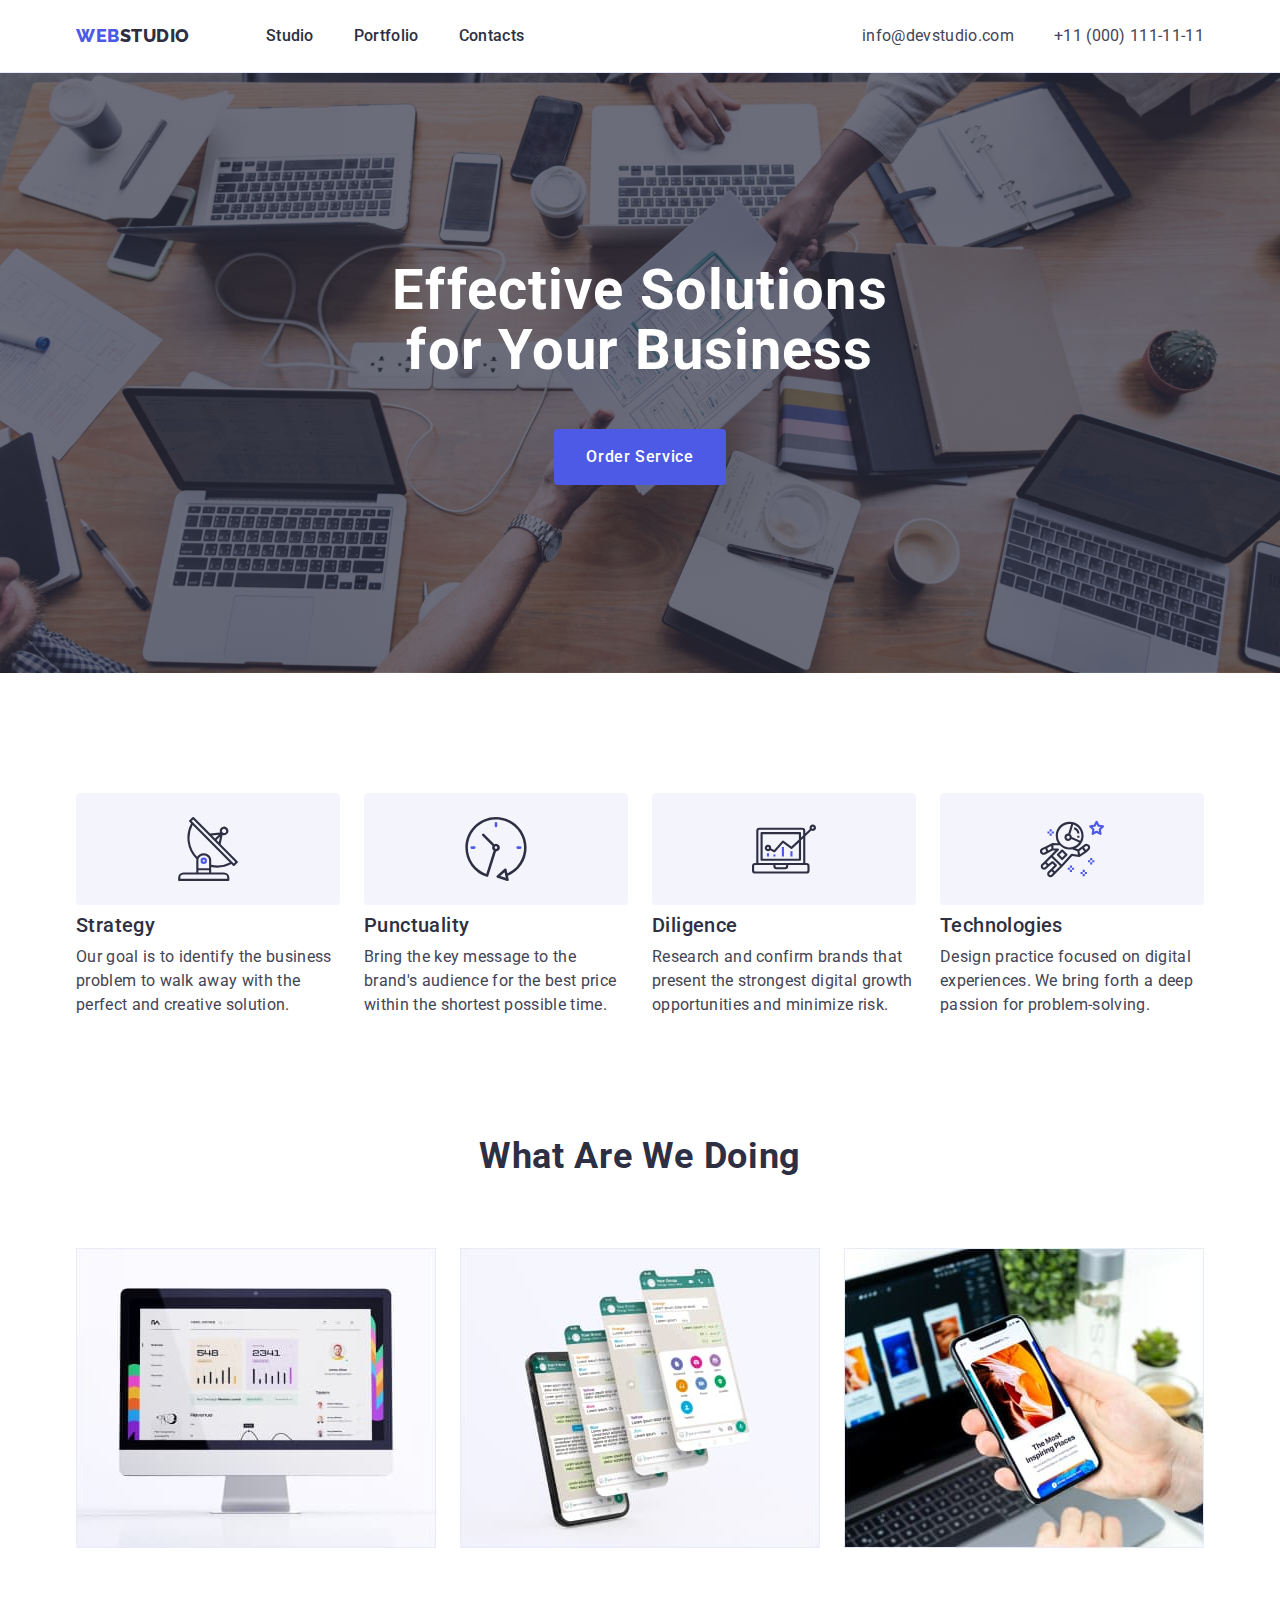
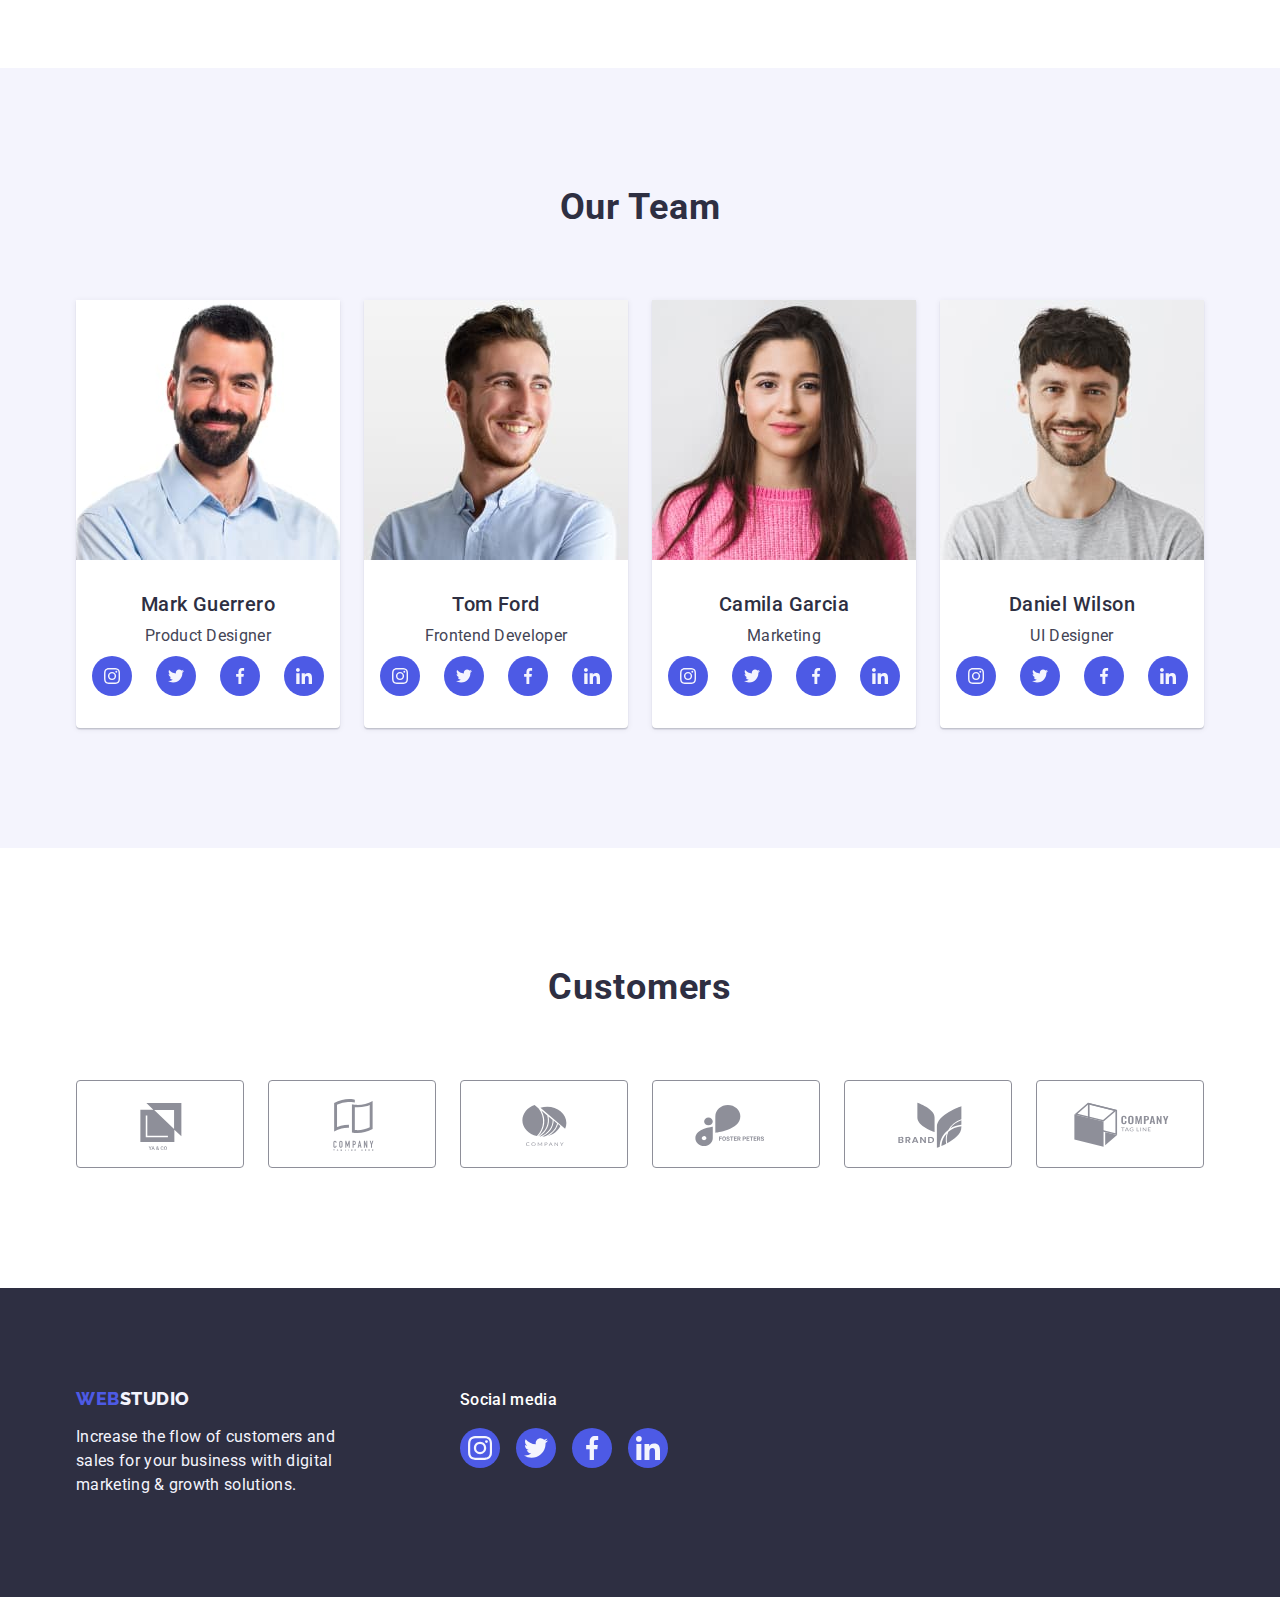
<file: index.html>
<!DOCTYPE html>
<html lang="en">

<head>
    <meta charset="UTF-8">
    <meta http-equiv="X-UA-Compatible" content="IE=edge">
    <meta name="viewport" content="width=device-width, initial-scale=1.0">
    <title>WebStudio</title>
    <link rel="preconnect" href="https://fonts.googleapis.com">
    <link rel="preconnect" href="https://fonts.gstatic.com" crossorigin>
    <link
        href="https://fonts.googleapis.com/css2?family=Raleway:wght@800&family=Roboto:wght@400;500;700;900&display=swap"
        rel="stylesheet">
    <link rel="stylesheet"
        href="https://cdnjs.cloudflare.com/ajax/libs/modern-normalize/1.1.0/modern-normalize.min.css">
    <link rel="stylesheet" href="./css/styles.css">
</head>

<body>

    <!-- HEADER -->

    <header class="header-page">
        <div class="container header-container">
            <nav class="nav-menu">
                <a class="logo link" href="./index.html">Web<span class="logo-light-theme">Studio</span></a>
                <ul class="menu list">
                    <li class="menu-item">
                        <a class="menu-link link" href="./index.html">Studio</a>
                    </li>
                    <li class="menu-item">
                        <a class="menu-link link" href="./portfolio.html">Portfolio</a>
                    </li>
                    <li class="menu-item">
                        <a class="menu-link link" href="">Contacts</a>
                    </li>
                </ul>
            </nav>
            <address class="address">
                <ul class="contact list">
                    <li class="contact-item">
                        <a class="contact-link link" href="mailto:info@devstudio.com">info@devstudio.com</a>
                    </li>
                    <li class="contact-item">
                        <a class="contact-link link" href="tel:+110001111111">+11 (000) 111-11-11</a>
                    </li>
                </ul>
            </address>
        </div>
    </header>

    <!-- MAIN -->

    <main class="main">

        <!-- Section HERO -->

        <section class="hero">
            <div class="container">
                <h1 class="main-title">Effective Solutions for Your Business</h1>
                <button class="modal-button" type="button">Order Service</button>
            </div>
        </section>

        <!-- Section FEATURES -->

        <section class="section features">
            <div class="container features-container">
                <h2 hidden class="section-title">Features</h2>
                <ul class="section-features list">
                    <li class="section-features-item">
                        <div class="icons">
                            <svg class="section-features-icon" width="64" height="64">
                                <use href="./images/icons.svg#icon-antenna"></use>
                            </svg>
                        </div>
                        <h3 class="section-subtitle">Strategy</h3>
                        <p class="section-text">Our goal is to identify the business
                            problem to walk away with the perfect and creative solution.</p>
                    </li>
                    <li class="section-features-item">
                        <div class="icons">
                            <svg class="section-features-icon" width="64" height="64">
                                <use href="./images/icons.svg#icon-clock"></use>
                            </svg>
                        </div>
                        <h3 class="section-subtitle">Punctuality</h3>
                        <p class="section-text">Bring the key message to the brand's audience for the best price within
                            the
                            shortest possible
                            time.</p>
                    </li>
                    <li class="section-features-item">
                        <div class="icons">
                            <svg class="section-features-icon" width="64" height="64">
                                <use href="./images/icons.svg#icon-diagram"></use>
                            </svg>
                        </div>
                        <h3 class="section-subtitle">Diligence</h3>
                        <p class="section-text">Research and confirm brands that present the strongest digital growth
                            opportunities and minimize
                            risk.</p>
                    </li>
                    <li class="section-features-item">
                        <div class="icons">
                            <svg class="section-features-icon" width="64" height="64">
                                <use href="./images/icons.svg#icon-astronaut"></use>
                            </svg>
                        </div>
                        <h3 class="section-subtitle">Technologies</h3>
                        <p class="section-text">Design practice focused on digital experiences. We bring forth a deep
                            passion for
                            problem-solving.</p>
                    </li>
                </ul>
            </div>
        </section>

        <!-- Section SERVICES -->

        <section class="section">
            <div class="container services-container">
                <h2 class="section-title">What are we doing</h2>
                <ul class="section-services list">
                    <li class="section-services-item">
                        <img class="services-image" src="./images/services/all_in_one.jpg" alt="all in one PC"
                            width="360" height="300">
                    </li>
                    <li class="section-services-item">
                        <img class="services-image" src="./images/services/phone.jpg" alt="phone" width="360"
                            height="300">
                    </li>
                    <li class="section-services-item">
                        <img class="services-image" src="./images/services/laptop.jpg" alt="laptop" width="360"
                            height="300">
                    </li>
                </ul>
            </div>
        </section>

        <!-- Section OUR-TEAM -->

        <section class="section team">
            <div class="container team-container">
                <h2 class="section-title">Our Team</h2>
                <ul class="section-team list">
                    <li class="section-team-item">
                        <img class="team-image" src="./images/our_team/mark_guerrero.jpg" alt="mark guerrero"
                            width="264" height="260">
                        <div class="card-content">
                            <h3 class="section-subtitle">Mark Guerrero</h3>
                            <p class="section-text">Product Designer</p>
                            <ul class="social-list list">
                                <li class="social-list-item">
                                    <a class="social-list-link" href="">
                                        <svg class="social-list-icon" width="16" height="16">
                                            <use href="./images/icons.svg#icon-instagram"></use>
                                        </svg>
                                    </a>
                                </li>
                                <li class="social-list-item">
                                    <a class="social-list-link" href="">
                                        <svg class="social-list-icon" width="16" height="16">
                                            <use href="./images/icons.svg#icon-twitter"></use>
                                        </svg>
                                    </a>
                                </li>
                                <li class="social-list-item">
                                    <a class="social-list-link" href="">
                                        <svg class="social-list-icon" width="16" height="16">
                                            <use href="./images/icons.svg#icon-facebook"></use>
                                        </svg>
                                    </a>
                                </li>
                                <li class="social-list-item">
                                    <a class="social-list-link" href="">
                                        <svg class="social-list-icon" width="16" height="16">
                                            <use href="./images/icons.svg#icon-linkedin"></use>
                                        </svg>
                                    </a>
                                </li>
                            </ul>
                        </div>
                    </li>
                    <li class="section-team-item">
                        <img class="team-image" src="./images/our_team/tom_ford.jpg" alt="tom ford" width="264"
                            height="260">
                        <div class="card-content">
                            <h3 class="section-subtitle">Tom Ford</h3>
                            <p class="section-text">Frontend Developer</p>
                            <ul class="social-list list">
                                <li class="social-list-item">
                                    <a class="social-list-link" href="">
                                        <svg class="social-list-icon" width="16" height="16">
                                            <use href="./images/icons.svg#icon-instagram"></use>
                                        </svg>
                                    </a>
                                </li>
                                <li class="social-list-item">
                                    <a class="social-list-link" href="">
                                        <svg class="social-list-icon" width="16" height="16">
                                            <use href="./images/icons.svg#icon-twitter"></use>
                                        </svg>
                                    </a>
                                </li>
                                <li class="social-list-item">
                                    <a class="social-list-link" href="">
                                        <svg class="social-list-icon" width="16" height="16">
                                            <use href="./images/icons.svg#icon-facebook"></use>
                                        </svg>
                                    </a>
                                </li>
                                <li class="social-list-item">
                                    <a class="social-list-link" href="">
                                        <svg class="social-list-icon" width="16" height="16">
                                            <use href="./images/icons.svg#icon-linkedin"></use>
                                        </svg>
                                    </a>
                                </li>
                            </ul>
                        </div>
                    </li>
                    <li class="section-team-item">
                        <img class="team-image" src="./images/our_team/camila_garcia.jpg" alt="camila garcia"
                            width="264" height="260">
                        <div class="card-content">
                            <h3 class="section-subtitle">Camila Garcia</h3>
                            <p class="section-text">Marketing</p>
                            <ul class="social-list list">
                                <li class="social-list-item">
                                    <a class="social-list-link" href="">
                                        <svg class="social-list-icon" width="16" height="16">
                                            <use href="./images/icons.svg#icon-instagram"></use>
                                        </svg>
                                    </a>
                                </li>
                                <li class="social-list-item">
                                    <a class="social-list-link" href="">
                                        <svg class="social-list-icon" width="16" height="16">
                                            <use href="./images/icons.svg#icon-twitter"></use>
                                        </svg>
                                    </a>
                                </li>
                                <li class="social-list-item">
                                    <a class="social-list-link" href="">
                                        <svg class="social-list-icon" width="16" height="16">
                                            <use href="./images/icons.svg#icon-facebook"></use>
                                        </svg>
                                    </a>
                                </li>
                                <li class="social-list-item">
                                    <a class="social-list-link" href="">
                                        <svg class="social-list-icon" width="16" height="16">
                                            <use href="./images/icons.svg#icon-linkedin"></use>
                                        </svg>
                                    </a>
                                </li>
                            </ul>
                        </div>
                    </li>
                    <li class="section-team-item">
                        <img class="team-image" src="./images/our_team/daniel_wilson.jpg" alt="daniel wilson"
                            width="264" height="260">
                        <div class="card-content">
                            <h3 class="section-subtitle">Daniel Wilson</h3>
                            <p class="section-text">UI Designer</p>
                            <ul class="social-list list">
                                <li class="social-list-item">
                                    <a class="social-list-link" href="">
                                        <svg class="social-list-icon" width="16" height="16">
                                            <use href="./images/icons.svg#icon-instagram"></use>
                                        </svg>
                                    </a>
                                </li>
                                <li class="social-list-item">
                                    <a class="social-list-link" href="">
                                        <svg class="social-list-icon" width="16" height="16">
                                            <use href="./images/icons.svg#icon-twitter"></use>
                                        </svg>
                                    </a>
                                </li>
                                <li class="social-list-item">
                                    <a class="social-list-link" href="">
                                        <svg class="social-list-icon" width="16" height="16">
                                            <use href="./images/icons.svg#icon-facebook"></use>
                                        </svg>
                                    </a>
                                </li>
                                <li class="social-list-item">
                                    <a class="social-list-link" href="">
                                        <svg class="social-list-icon" width="16" height="16">
                                            <use href="./images/icons.svg#icon-linkedin"></use>
                                        </svg>
                                    </a>
                                </li>
                            </ul>
                        </div>
                    </li>
                </ul>
            </div>
        </section>

        <!-- CUSTOMERS -->

        <section class="section customers">
            <div class="container customers-container">
                <h2 class="section-title">Customers</h2>
                <ul class="company-list list">
                    <li class="company-list-item">
                        <a class="company-list-link" href="">
                            <svg class="company-list-icon" width="104" height="56">
                                <use href="./images/icons.svg#icon-Logo-1"></use>
                            </svg>
                        </a>
                    </li>
                    <li class="company-list-item">
                        <a class="company-list-link" href="">
                            <svg class="company-list-icon" width="104" height="56">
                                <use href="./images/icons.svg#icon-Logo-2"></use>
                            </svg>
                        </a>
                    </li>
                    <li class="company-list-item">
                        <a class="company-list-link" href="">
                            <svg class="company-list-icon" width="104" height="56">
                                <use href="./images/icons.svg#icon-Logo-3"></use>
                            </svg>
                        </a>
                    </li>
                    <li class="company-list-item">
                        <a class="company-list-link" href="">
                            <svg class="company-list-icon" width="104" height="56">
                                <use href="./images/icons.svg#icon-Logo-4"></use>
                            </svg>
                        </a>
                    </li>
                    <li class="company-list-item">
                        <a class="company-list-link" href="">
                            <svg class="company-list-icon" width="104" height="56">
                                <use href="./images/icons.svg#icon-Logo-5"></use>
                            </svg>
                        </a>
                    </li>
                    <li class="company-list-item">
                        <a class="company-list-link" href="">
                            <svg class="company-list-icon" width="104" height="56">
                                <use href="./images/icons.svg#icon-Logo-6"></use>
                            </svg>
                        </a>
                    </li>
                </ul>
            </div>
        </section>

    </main>

    <!-- FOOTER -->

    <footer class="footer">
        <div class="container footer-container">
            <div class="webstudio-container">
                <a class="logo link" href="./index.html">Web<span class="logo-dark-theme">Studio</span></a>
                <p class="footer-text">Increase the flow of customers and sales for your business with digital marketing
                    &
                    growth solutions.
                </p>
            </div>
            <div class="media-container">
                <p class="media-text">Social media</p>
                <ul class="media-list list">
                    <li class="media-list-item">
                        <a class="media-list-link" href="">
                            <svg class="media-list-icon" width="24" height="24">
                                <use href="./images/icons.svg#icon-instagram"></use>
                            </svg>
                        </a>
                    </li>
                    <li class="media-list-item">
                        <a class="media-list-link" href="">
                            <svg class="media-list-icon" width="24" height="24">
                                <use href="./images/icons.svg#icon-twitter"></use>
                            </svg>
                        </a>
                    </li>
                    <li class="media-list-item">
                        <a class="media-list-link" href="">
                            <svg class="media-list-icon" width="24" height="24">
                                <use href="./images/icons.svg#icon-facebook"></use>
                            </svg>
                        </a>
                    </li>
                    <li class="media-list-item">
                        <a class="media-list-link" href="">
                            <svg class="media-list-icon" width="24" height="24">
                                <use href="./images/icons.svg#icon-linkedin"></use>
                            </svg>
                        </a>
                    </li>
                </ul>
            </div>
        </div>

    </footer>

</body>

</html>
</file>
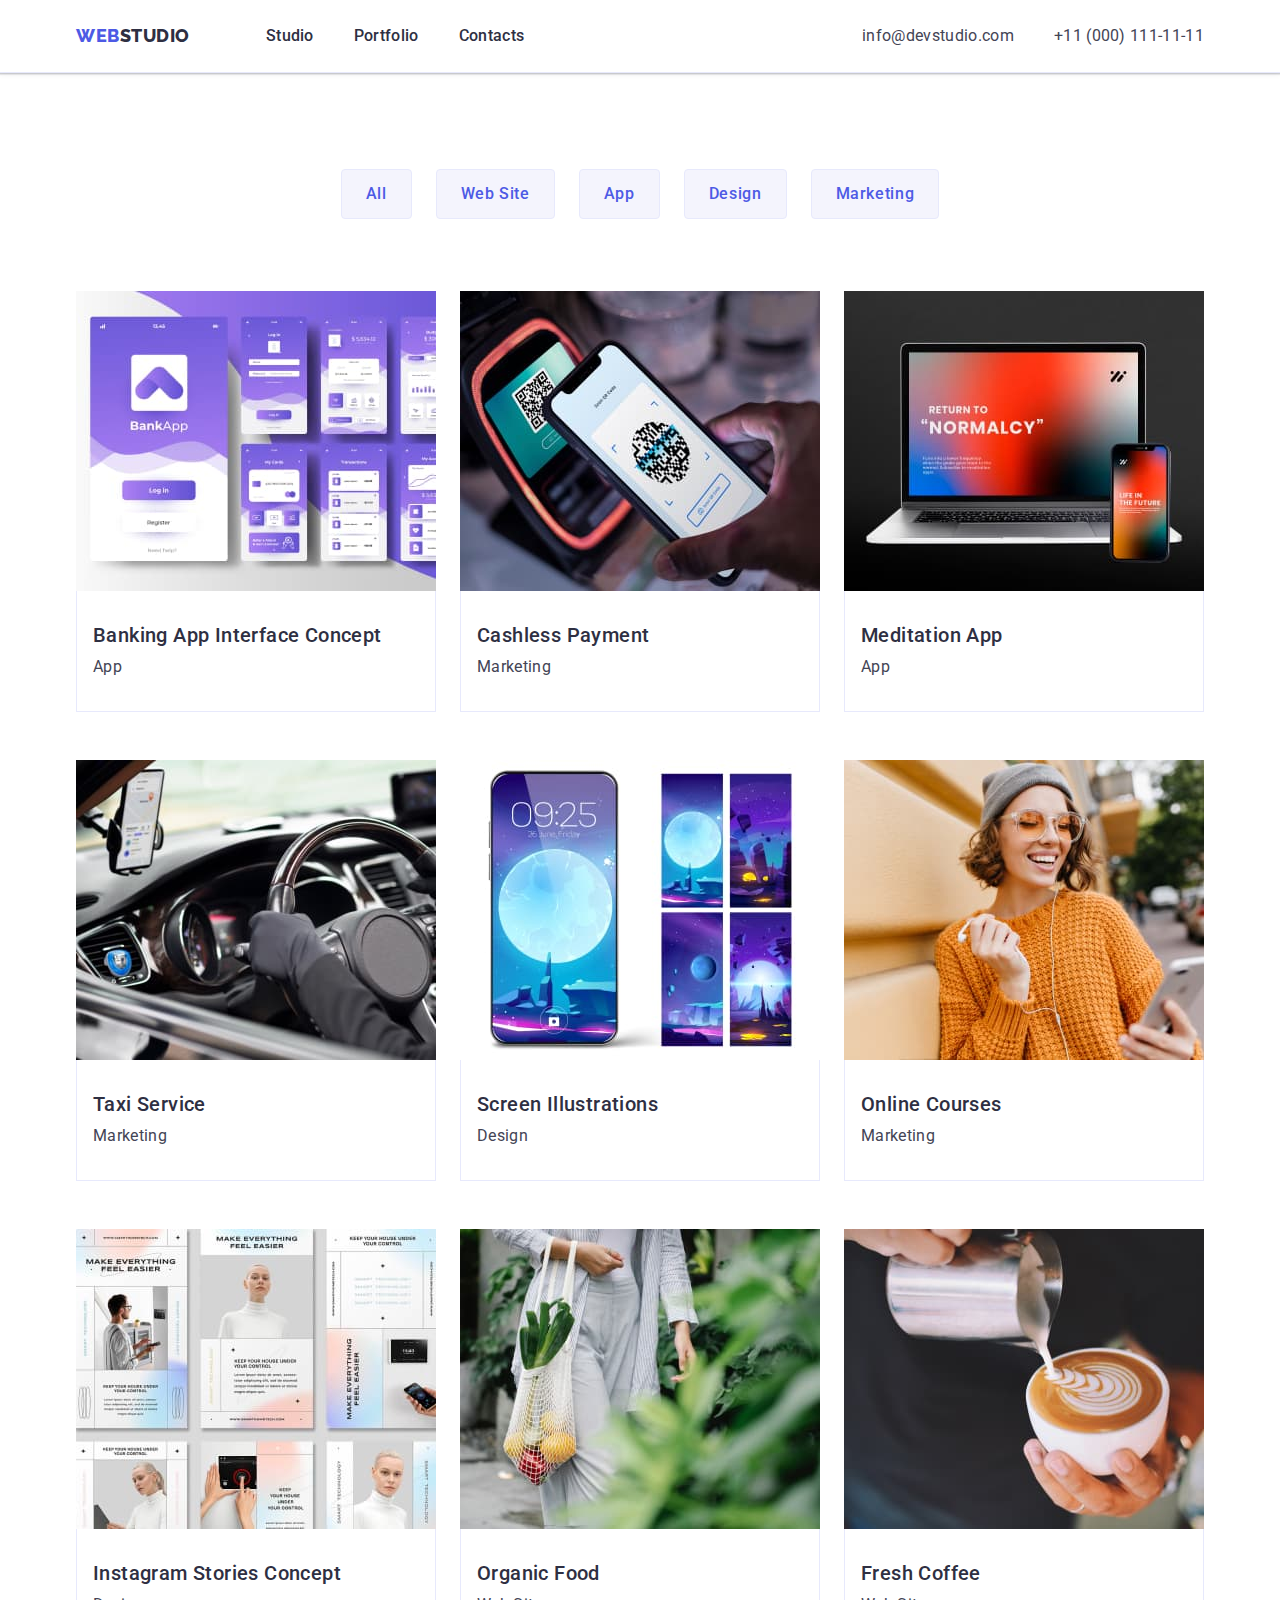
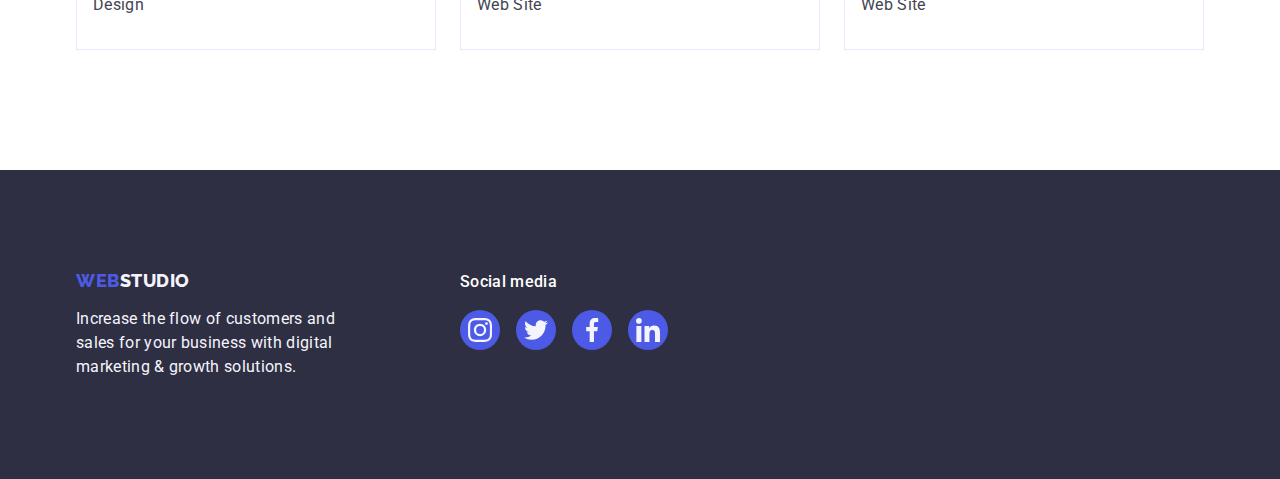
<file: portfolio.html>
<!DOCTYPE html>
<html lang="en">

<head>
    <meta charset="UTF-8">
    <meta http-equiv="X-UA-Compatible" content="IE=edge">
    <meta name="viewport" content="width=device-width, initial-scale=1.0">
    <title>Portfolio</title>
    <link rel="preconnect" href="https://fonts.googleapis.com">
    <link rel="preconnect" href="https://fonts.gstatic.com" crossorigin>
    <link
        href="https://fonts.googleapis.com/css2?family=Raleway:wght@800&family=Roboto:wght@400;500;700;900&display=swap"
        rel="stylesheet">
    <link rel="stylesheet"
        href="https://cdnjs.cloudflare.com/ajax/libs/modern-normalize/1.1.0/modern-normalize.min.css">
    <link rel="stylesheet" href="./css/styles.css">
</head>

<body>

    <!-- HEADER -->

    <header class="header-page">
        <div class="container header-container">
            <nav class="nav-menu">
                <a class="logo link" href="./index.html">Web<span class="logo-light-theme">Studio</span></a>
                <ul class="menu list">
                    <li class="menu-item">
                        <a class="menu-link link" href="./index.html">Studio</a>
                    </li>
                    <li class="menu-item">
                        <a class="menu-link link" href="./portfolio.html">Portfolio</a>
                    </li>
                    <li class="menu-item">
                        <a class="menu-link link" href="">Contacts</a>
                    </li>
                </ul>
            </nav>
            <address class="address">
                <ul class="contact list">
                    <li class="contact-item">
                        <a class="contact-link link" href="mailto:info@devstudio.com">info@devstudio.com</a>
                    </li>
                    <li class="contact-item">
                        <a class="contact-link link" href="tel:+110001111111">+11 (000) 111-11-11</a>
                    </li>
                </ul>
            </address>
        </div>
    </header>

    <!-- MAIN -->

    <main class="main">

        <!-- PORTFOLIO -->

        <section class="portfolio">
            <div class="container">
                <h1 hidden>Portfolio</h1>

                <!-- FILTER -->

                <ul class="filter list">
                    <li class="filter-item">
                        <button class="filter-button" type="button">All</button>
                    </li>
                    <li class="filter-item">
                        <button class="filter-button" type="button">Web Site</button>
                    </li>
                    <li class="filter-item">
                        <button class="filter-button" type="button">App</button>
                    </li>
                    <li class="filter-item">
                        <button class="filter-button" type="button">Design</button>
                    </li>
                    <li class="filter-item">
                        <button class="filter-button" type="button">Marketing</button>
                    </li>
                </ul>

                <!-- COLLECTION -->

                <ul class="collection list">
                    <li class="collection-item">
                        <a class="collection-link link" href="">
                            <img class="collection-image" src="./images/collection/app_one.jpg" alt="banking app"
                                width="360" height="300">
                            <div class="card-info">
                                <h2 class="section-subtitle">Banking App Interface Concept</h2>
                                <p class="section-text">App</p>
                            </div>
                        </a>
                    </li>
                    <li class="collection-item">
                        <a class="collection-link link" href="">
                            <img class="collection-image" src="./images/collection/marketing_one.jpg"
                                alt="cashless payment" width="360" height="300">
                            <div class="card-info">
                                <h2 class="section-subtitle">Cashless Payment</h2>
                                <p class="section-text">Marketing</p>
                            </div>
                        </a>
                    </li>
                    <li class="collection-item">
                        <a class="collection-link link" href="">
                            <img class="collection-image" src="./images/collection/app_two.jpg" alt="meditation app"
                                width="360" height="300">
                            <div class="card-info">
                                <h2 class="section-subtitle">Meditation App</h2>
                                <p class="section-text">App</p>
                            </div>
                        </a>
                    </li>
                    <li class="collection-item">
                        <a class="collection-link link" href="">
                            <img class="collection-image" src="./images/collection/marketing_two.jpg" alt="taxi service"
                                width="360" height="300">
                            <div class="card-info">
                                <h2 class="section-subtitle">Taxi Service</h2>
                                <p class="section-text">Marketing</p>
                            </div>
                        </a>
                    </li>
                    <li class="collection-item">
                        <a class="collection-link link" href="">
                            <img class="collection-image" src="./images/collection/design_one.jpg"
                                alt="screen illustrations" width="360" height="300">
                            <div class="card-info">
                                <h2 class="section-subtitle">Screen Illustrations</h2>
                                <p class="section-text">Design</p>
                            </div>
                        </a>
                    </li>
                    <li class="collection-item">
                        <a class="collection-link link" href="">
                            <img class="collection-image" src="./images/collection/marketing_three.jpg"
                                alt="online courses" width="360" height="300">
                            <div class="card-info">
                                <h2 class="section-subtitle">Online Courses</h2>
                                <p class="section-text">Marketing</p>
                            </div>
                        </a>
                    </li>
                    <li class="collection-item">
                        <a class="collection-link link" href="">
                            <img class="collection-image" src="./images/collection/design_two.jpg"
                                alt="instagram stories" width="360" height="300">
                            <div class="card-info">
                                <h2 class="section-subtitle">Instagram Stories Concept</h2>
                                <p class="section-text">Design</p>
                            </div>
                        </a>
                    </li>
                    <li class="collection-item">
                        <a class="collection-link link" href="">
                            <img class="collection-image" src="./images/collection/website_one.jpg" alt="organic food"
                                width="360" height="300">
                            <div class="card-info">
                                <h2 class="section-subtitle">Organic Food</h2>
                                <p class="section-text">Web Site</p>
                            </div>
                        </a>
                    </li>
                    <li class="collection-item">
                        <a class="collection-link link" href="">
                            <img class="collection-image" src="./images/collection/website_two.jpg" alt="fresh coffee"
                                width="360" height="300">
                            <div class="card-info">
                                <h2 class="section-subtitle">Fresh Coffee</h2>
                                <p class="section-text">Web Site</p>
                            </div>
                        </a>
                    </li>
                </ul>
            </div>
        </section>
    </main>

    <!-- FOOTER -->

    <footer class="footer">
        <div class="container footer-container">
            <div class="webstudio-container">
                <a class="logo link" href="./index.html">Web<span class="logo-dark-theme">Studio</span></a>
                <p class="footer-text">Increase the flow of customers and sales for your business with digital marketing
                    &
                    growth solutions.
                </p>
            </div>
            <div class="media-container">
                <p class="media-text">Social media</p>
                <ul class="media-list list">
                    <li class="media-list-item">
                        <a class="media-list-link" href="">
                            <svg class="media-list-icon" width="24" height="24">
                                <use href="./images/icons.svg#icon-instagram"></use>
                            </svg>
                        </a>
                    </li>
                    <li class="media-list-item">
                        <a class="media-list-link" href="">
                            <svg class="media-list-icon" width="24" height="24">
                                <use href="./images/icons.svg#icon-twitter"></use>
                            </svg>
                        </a>
                    </li>
                    <li class="media-list-item">
                        <a class="media-list-link" href="">
                            <svg class="media-list-icon" width="24" height="24">
                                <use href="./images/icons.svg#icon-facebook"></use>
                            </svg>
                        </a>
                    </li>
                    <li class="media-list-item">
                        <a class="media-list-link" href="">
                            <svg class="media-list-icon" width="24" height="24">
                                <use href="./images/icons.svg#icon-linkedin"></use>
                            </svg>
                        </a>
                    </li>
                </ul>
            </div>
        </div>

    </footer>

</body>

</html>
</file>
<file: css/styles.css>
/* html {
  box-sizing: border-box;
}

*,
*::before,
*::after {
  box-sizing: inherit;
} */

:root {
  --primary-font: "Roboto", sans-serif;
  --secondary-font: "Raleway", sans-serif;
  --primary-text-color: #434455;
  --secondary-text-color: #2e2f42;
  --primary-bg-color: #ffffff;
  --secondary-bg-color: #2e2f42;
  --primary-accent-color: #404bbf;
  --secondary-accent-color: #ffffff;
  --default-accent-color: #8e8f99;
  --default-icons-color: #f4f4fd;
}

body {
  font-family: var(--primary-font);
  letter-spacing: 0.02em;
  color: var(--primary-text-color);
  background-color: var(--primary-bg-color);
}
h1,
h2,
h3,
h4,
h5,
h6,
p {
  margin-top: 0;
  margin-bottom: 0;
}

ul,
ol {
  margin-top: 0;
  margin-bottom: 0;
  padding-left: 0;
}

img {
  display: block;
}

.list {
  list-style: none;
}
.link {
  text-decoration: none;
}

.container {
  width: 1158px;
  margin-left: auto;
  margin-right: auto;
  padding-left: 15px;
  padding-right: 15px;
}

/* ======================================================================================================
==============================================    HEADER      ===========================================
====================================================================================================== */

.header-container {
  display: flex;
  align-items: center;
}

.header-page {
  max-width: 1440px;
  margin-left: auto;
  margin-right: auto;
  border-bottom: 1px solid #e7e9fc;
  box-shadow: 0px 2px 1px rgba(46, 47, 66, 0.08),
    0px 1px 1px rgba(46, 47, 66, 0.16), 0px 1px 6px rgba(46, 47, 66, 0.08);
}

.menu-link {
  display: inline-block;
  padding-top: 24px;
  padding-bottom: 24px;
}

/* =========================================================
=======================    LOGO    =========================
========================================================= */

.logo {
  margin-right: 76px;

  font-family: var(--secondary-font);
  font-weight: 800;
  font-size: 18px;
  line-height: 1.17;

  letter-spacing: 0.03em;
  text-transform: uppercase;

  color: #4d5ae5;
}

.logo-light-theme {
  color: var(--secondary-text-color);
}
.logo-dark-theme {
  color: #f4f4fd;
}

/* =========================================================
=================    NAVIGATION LIST    ====================
========================================================= */

.nav-menu {
  display: flex;
  align-items: center;
}

.menu {
  display: flex;
  align-items: center;
}

.menu-item:not(:last-child) {
  margin-right: 40px;
}

.menu .link {
  font-weight: 500;
  font-size: 16px;
  line-height: 1.5;

  color: var(--secondary-text-color);
}

.menu .link:hover,
.menu .link:focus {
  color: var(--primary-accent-color);
}

/* =========================================================
====================    CONTACT LIST    ====================
========================================================= */

.address {
  font-style: normal;
  margin-left: auto;
}

.contact {
  display: flex;
  align-items: center;
}

.contact-item:not(:last-child) {
  margin-right: 40px;
}

.contact .link {
  font-size: 16px;
  line-height: 1.5;

  color: var(--primary-text-color);
}

.contact .link:hover,
.contact .link:focus {
  color: var(--primary-accent-color);
}

/* ======================================================================================================
==============================================    HERO      =============================================
====================================================================================================== */

.hero {
  background-image: linear-gradient(
      rgba(46, 47, 66, 0.7),
      rgba(46, 47, 66, 0.7)
    ),
    url(../images/hero/img-name.jpg);
  background-color: rgba(46, 47, 66, 0.7);
  background-repeat: no-repeat;
  background-position: center;
  background-size: cover;
  max-width: 1440px;
  margin-left: auto;
  margin-right: auto;
  padding-top: 188px;
  padding-bottom: 188px;
}

.main-title {
  display: block;
  max-width: 496px;
  margin-left: auto;
  margin-right: auto;
  padding-bottom: 48px;

  font-weight: 700;
  font-size: 56px;
  line-height: 1.07;

  letter-spacing: 0.02em;
  text-align: center;

  color: #ffffff;
}

.modal-button {
  min-width: 169px;
  display: block;
  margin-left: auto;
  margin-right: auto;
  padding-left: 32px;
  padding-right: 32px;
  padding-top: 16px;
  padding-bottom: 16px;
  border: 0;
  border-radius: 4px;

  font-family: inherit;
  font-weight: 500;
  font-size: 16px;
  line-height: 1.5;

  letter-spacing: 0.04em;

  color: #ffffff;
  background-color: #4d5ae5;
  cursor: pointer;
}
.modal-button:hover,
.modal-button:focus {
  background-color: var(--primary-accent-color);
}

/* ======================================================================================================
========================================    OTHER SECTION      ==========================================
====================================================================================================== */

.section {
  max-width: 1440px;
  margin-left: auto;
  margin-right: auto;
  padding-bottom: 120px;
}
.section.features,
.section.team,
.section.customers {
  padding-top: 120px;
}

.services-container .section-title,
.team-container .section-title,
.customers-container .section-title {
  margin-bottom: 72px;
}

.section-features {
  display: flex;
  align-items: center;
}

.section-features > .section-features-item {
  flex-basis: calc((100% - 72px) / 4);
}
.section-features-item:not(:last-child) {
  margin-right: 24px;
}

.section-services {
  display: flex;
  align-items: center;
}

.section-services-item:not(:last-child) {
  margin-right: 24px;
}

.section-team {
  display: flex;
  align-items: center;
}

.section-team-item {
  box-shadow: 0px 1px 6px rgba(46, 47, 66, 0.08),
    0px 1px 1px rgba(46, 47, 66, 0.16), 0px 2px 1px rgba(46, 47, 66, 0.08);
  border-radius: 0px 0px 4px 4px;
}

.section-team-item:not(:last-child) {
  margin-right: 24px;
}

.card-content {
  padding-top: 32px;
  padding-bottom: 32px;
  /* padding-left: 16px;
  padding-right: 16px; */
  text-align: center;
}

.section-team .section-subtitle {
  margin-bottom: 8px;
}

.section-features .section-subtitle {
  margin-bottom: 8px;
}

/* =========================================================
====================    TITLE    ===========================
========================================================= */

.section-title {
  font-weight: 700;
  font-size: 36px;
  line-height: 1.1;

  letter-spacing: 0.02em;
  text-align: center;
  text-transform: capitalize;

  color: var(--secondary-text-color);
}

/* =========================================================
====================    SUBTITLE    ========================
========================================================= */

.section-features .section-subtitle,
.section-team .section-subtitle {
  font-weight: 500;
  font-size: 20px;
  line-height: 1.2;

  letter-spacing: 0.02em;
  color: var(--secondary-text-color);
}

.section-team-item {
  background-color: var(--primary-bg-color);
}

/* =========================================================
====================    TEXT    ============================
========================================================= */

.section-features .section-text,
.section-team .section-text {
  font-size: 16px;
  line-height: 1.5;
}

.section.team {
  background-color: #f4f4fd;
}

/* ======================================================================================================
========================================    FOOTER      =================================================
====================================================================================================== */

.footer {
  background-color: var(--secondary-bg-color);
  max-width: 1440px;
  margin-left: auto;
  margin-right: auto;
  padding-top: 100px;
  padding-bottom: 100px;
}

.footer-container .logo {
  display: inline-block;
  margin-bottom: 16px;
  margin-right: 0;
}

.footer-text {
  display: block;
  max-width: 264px;

  font-size: 16px;
  line-height: 1.5;

  color: #f4f4fd;
}

/* ======================================================================================================
========================================    PORTFOLIO      ==============================================
====================================================================================================== */

.filter .filter-button {
  font-family: inherit;
  font-weight: 500;
  font-size: 16px;
  line-height: 1.5;

  letter-spacing: 0.04em;

  color: #4d5ae5;
  background-color: #f4f4fd;
  cursor: pointer;
}

.filter .filter-button:hover,
.filter .filter-button:focus {
  color: var(--secondary-accent-color);
  background-color: var(--primary-accent-color);
  box-shadow: 0px 3px 1px rgba(0, 0, 0, 0.1), 0px 2px 1px rgba(0, 0, 0, 0.08),
    0px 2px 2px rgba(0, 0, 0, 0.12);
}

.collection .section-subtitle {
  font-weight: 500;
  font-size: 20px;
  line-height: 1.2;

  letter-spacing: 0.02em;
  color: var(--secondary-text-color);
}

.collection .section-text {
  font-size: 16px;
  line-height: 1.5;

  color: var(--primary-text-color);
}

/* FLEX */

.portfolio {
  padding-top: 96px;
  padding-bottom: 120px;
}

.filter {
  display: flex;
  justify-content: center;
  margin-bottom: 72px;
}

.filter-item:not(:last-child) {
  margin-right: 24px;
}

.filter-button {
  padding-left: 24px;
  padding-right: 24px;
  padding-top: 12px;
  padding-bottom: 12px;
  border: 1px solid #e7e9fc;
  border-radius: 4px;
}

.filter-button:hover,
.filter-button:focus {
  border: 1px solid transparent;
}

.collection {
  display: flex;
  flex-wrap: wrap;
}
.collection-item:not(:nth-child(3n)) {
  margin-right: 24px;
}

.collection-item:not(:nth-last-child(-n + 3)) {
  margin-bottom: 48px;
}

.collection-link {
  display: block;
}
.collection-link:hover,
.collection-link:focus {
  box-shadow: 0px 1px 6px rgba(46, 47, 66, 0.08),
    0px 1px 1px rgba(46, 47, 66, 0.16), 0px 2px 1px rgba(46, 47, 66, 0.08);
}

.card-info {
  padding-top: 32px;
  padding-bottom: 32px;
  padding-left: 16px;
  padding-right: 16px;
  border: 1px solid #e7e9fc;
  border-top: 0;
}

.collection .section-subtitle {
  margin-bottom: 8px;
}

.icons {
  display: flex;
  justify-content: center;
  align-items: center;
  width: 264px;
  height: 112px;
  background-color: #f4f4fd;
  border-radius: 4px;
  margin-bottom: 8px;
}
.company-list {
  display: flex;
  justify-content: center;
  gap: 24px;
}

.company-list-link {
  display: flex;
  justify-content: center;
  align-items: center;
  width: 168px;
  height: 88px;
  border: 1px solid var(--default-accent-color);
  border-radius: 4px;
  color: var(--default-accent-color);
}

.company-list-link:hover,
.company-list-link:focus {
  border: 1px solid var(--primary-accent-color);
  border-radius: 4px;
  color: var(--primary-accent-color);
}

.company-list-icon {
  fill: currentColor;
}

.social-list {
  display: flex;
  justify-content: center;
  gap: 24px;
}

.social-list-link {
  display: flex;
  justify-content: center;
  align-items: center;
  width: 40px;
  height: 40px;
  border-radius: 50%;
  background-color: #4d5ae5;
}

.social-list-link:hover,
.social-list-link:focus {
  background-color: var(--primary-accent-color);
}

.social-list-icon {
  fill: var(--default-icons-color);
}

.section-team .section-text {
  margin-bottom: 8px;
}

.footer-container {
  display: flex;
  align-items: baseline;
}

.webstudio-container {
  margin-right: 120px;
}

.media-list {
  display: flex;
  justify-content: center;
  gap: 16px;
}

.media-list-link {
  display: flex;
  justify-content: center;
  align-items: center;
  width: 40px;
  height: 40px;
  border-radius: 50%;
  background-color: #4d5ae5;
}

.media-list-link:hover,
.media-list-link:focus {
  background-color: #31d0aa;
}

.media-list-icon {
  fill: var(--default-icons-color);
}

.media-container .media-text {
  margin-bottom: 16px;
}

.media-text {
  font-weight: 500;
  font-size: 16px;
  line-height: 1.5;

  letter-spacing: 0.02em;
  color: #ffffff;
}
</file>
